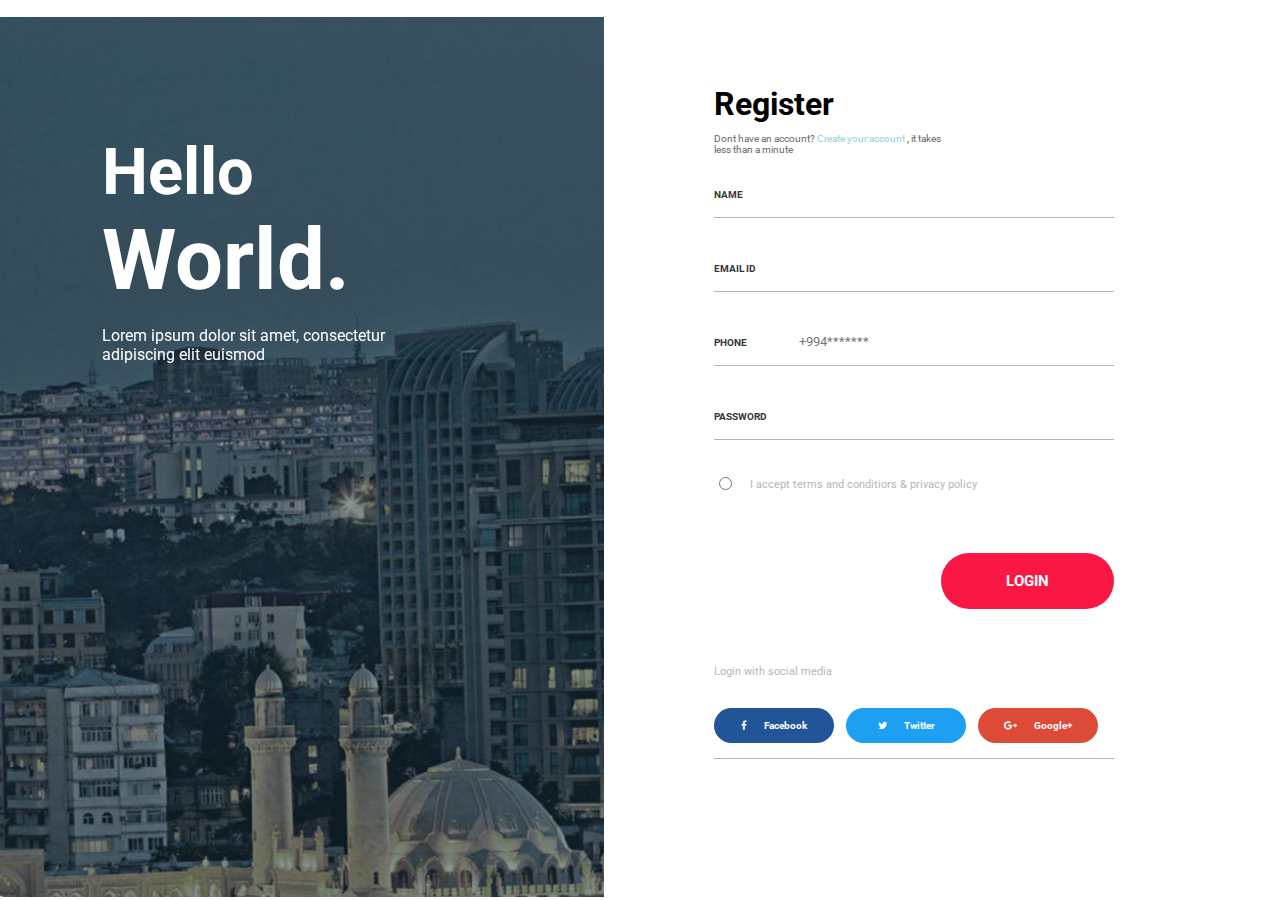
<file: index.html>
<!DOCTYPE html>
<html lang="en">
<head>
	<meta charset="UTF-8">
	<title>Login</title>
	<link rel="stylesheet" href="main.css">
  <link rel="stylesheet" href="font-awesome-4.7.0/css/font-awesome.min.css"></link>
</head>
<body>
    <div class="left-block">
       <span>Hello</span><br>
       <span id="w">World.</span>
       <p>Lorem ipsum dolor sit amet, consectetur adipiscing elit euismod</p>
    </div>

    <!-- Right-block -->


    <div class="right-block">
        <div class="register">
            <span id="r">Register</span>
            <p>Dont have an account? <span>Create your account </span>, it takes less than a minute</p>
        </div>
        <div id="name"><span>NAME</span><input type="text"></div><br>
        <div class="mail"><span>EMAIL ID</span><input type="text"></div><br>
        <div class="phone"><span>PHONE</span><input type="text" placeholder="+994*******"></div><br>
        <div class="password"><span>PASSWORD</span><input type="password"></div><br>
        <div id="accept-rules">
            <input type="radio" id="accept"><span><label for="accept" style="cursor:pointer;">I accept terms and conditiors & privacy policy</label></span>
        </div>
        <input type="button" value="LOGIN" id="login"><br>
        <span id="social">Login with social media</span>
        <div class="social-links">
            <a href="#"><i class="fa fa-facebook"></i>Facebook</a>
            <a href="#"><i class="fa fa-twitter"></i>Twitter</a>
            <a href="#"><i class="fa fa-google-plus"></i>Google+</a>
        </div>
    </div>
    <div class="clear"></div>
</body>
</html>
</file>
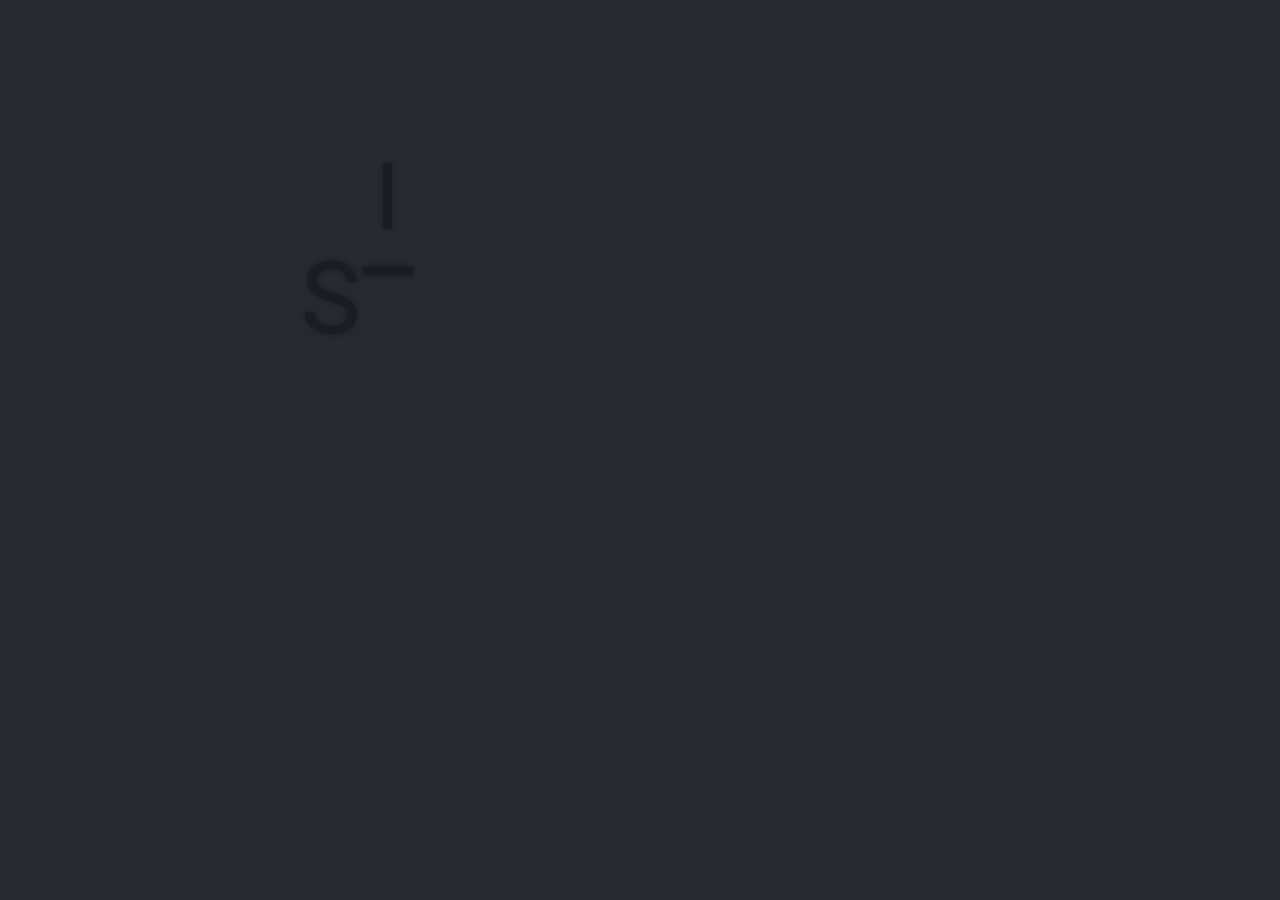
<file: studio.html>
<!DOCTYPE html>
<html lang="en">
<head>
	<meta charset="UTF-8">
	<title>Document</title>
	<link rel="stylesheet" href="rolex.css">
</head>
<body>
<div class="block1">
        <span class="b">Y</span>
		<div class="t">
		   <div class="ft"></div>
		   <div class="st"></div>
		</div>
		<span id="x">X</span> 
        <div class="d">
        	<div class="left"></div>
        	<div class="circle"></div>
        </div>
        <div class="i-letter"></div>
        <div class="ball"></div>
</div>
<script>
  function first()
  {
    var a=document.getElementsByTagName('span');
	a[0].innerHTML="S";
  }
  setTimeout(first,500);
   function second()
  {
    var a=document.getElementsByTagName('span');
    a[1].style.opacity="1";
	a[1].innerHTML="U";
  }
  setTimeout(second,3000);
    function secondc()
  {
    var a=document.getElementsByClassName('left');
    a[0].style.opacity="1";
  }
  setTimeout(secondc,3900);
   function secondci()
  {
    var a=document.getElementsByClassName('circle');
    a[0].style.opacity="1";
  }
  setTimeout(secondci,5400);
   function secondcin()
  {
    var a=document.getElementsByClassName('i-letter');
    a[0].style.opacity="1";
  }
  setTimeout(secondcin,4200);
    function secondcini()
  {
    var a=document.getElementsByClassName('ball');
    a[0].style.opacity="1";
  }
  setTimeout(secondcini,4800);
</script>
</body>
</html>
</file>
<file: main.css>
@import url('https://fonts.googleapis.com/css?family=Roboto');
*
{
	font-family: 'Roboto', sans-serif;
	-webkit-font-smoothing :antialiased;
}
body
{
	margin:0;
	padding:0;
	background-image: url('images/az.png');
	background-repeat: no-repeat;
    background-position: -10px 90%;
    background-size: 48%;
    background-attachment: fixed;
}


/*Styles for left-block*/


.left-block span
{
	font-weight: bold;
}
.left-block>span:first-child
{
	font-size:65px;
}
#w
{
	font-size:85px;
}
.left-block
{
	margin-left:8%;
	margin-top:134px;
	width:25%;
	color:white;
	float: left;
	position: fixed;
}


/*Styles for right-block*/


.right-block
{
	width:52%;
	float:right;
}
.right-block
{
	color:#666666;
	font-size: 10px;
}
#r
{
	color:black;
	font-size: 32px;
	font-weight: bold;
}


/*Styles for registration */


.right-block .register p span
{
	color:#8ed2da;
}
.register
{
	width:35%;
	margin-left:100px;
	margin-top: 85px;
}
.register~div
{
	color:#373634;
	font-size: 10px;
	font-weight: bold;
	padding-bottom:15px; 
	margin:4.5% 0 0 100px;
	border-bottom:1px solid #b5b5b5;
	width:60%;
}
.register~div input
{
	outline:none;
	border:none;
}
.password input
{
	margin-left:30px;
}
.phone input
{
	margin-left:50px;
}
.mail input
{
	margin-left:42px;
}
#name input
{
	margin-left:54px;
}
#accept-rules
{
	border:none;
	padding:none;
	color:#b5b5b5;
	font-weight: normal;
	font-size: 11px;
	margin-top: 23px;
	position:relative;
}
#accept-rules span
{
	margin-left:15px;
	position:absolute;
	top:4px;
}
#login
{
	color:white;
	font-size: 15px;
	font-weight: bold;
	padding:19px 65px;
	background-color: #fa1744;
	border:none;
	margin-top:45px;
	margin-left: 49%;
	outline:none;
	cursor:pointer;
	border-radius:35px;
	transition:box-shadow .3s,transform .3s;
}
#login:hover
{
	box-shadow: 0 0 46px 13px #fee0e6;
	transform: scale(1.05);
	transition: .3s ease;
}
#social
{
	display: block;
	margin-left: 100px;
	margin-top: 56px;
	color:#b5b5b5;
	font-weight: normal;
	font-size: 11px;
}
.social-links a
{
	text-decoration: none;
	display: inline-block;
	color:#fff;
	font-size: 10px;
	padding:12px 0;
	width:30%;
	text-align: center;
	border-radius:50px;
	margin-right: 2.5%;
}
.social-links a:first-child 
{
	background-color: #225498;
}
.social-links a:nth-child(2)
{
	background-color: #1da0f1;
}
.social-links a:last-child 
{
	background-color: #dd4b38;
}
.social-links a i 
{
	margin-right:17px;
}
.clear
{
	clear: both;
}
</file>
<file: rolex.css>
@import url('https://fonts.googleapis.com/css?family=Roboto');
*
{
  font-family: 'Roboto', sans-serif;
}
body
{
  background-color: #272C34;
}
.block1
{
  width:70%;
  height:400px;
  margin:100px auto;
}
span:first-child
{
  display: block;
  width:100px;
  height:100px;
  font-size: 100px;
  text-align: center;
  animation: first 1s ease;
  color: #1A1E24;
  text-shadow: 0px 0px 6px #1A1E24;
  top:140px;
  left:280px;
  position: absolute;
  margin-top: 100px;
}
.t
{
  position:relative;
  top:160px;
  left:165px;
  width: 100px;
  height:100px;
}
.ft
{
  width:9px;
  height:66px;
  background-color: #1A1E24;
  box-shadow: 0px 0px 6px #1A1E24;
  position:absolute;
  top:2px;
  left:20px;
  animation: fadeIn 1s both;
  animation-delay: 2.1s;
  transform: translate(0, -150%);
}
.st
{
  width:50px;
  height:9px;
  box-shadow: 0px 0px 6px #1A1E24;
  position:absolute;
  background-color: #1A1E24;
  animation: fadeIn 1.4s both;
  animation-delay: 1.2s;
  transform: translate(0, 70%);
}
#x
{
  display: block;
  width:100px;
  height:100px;
  font-size: 100px;
  text-align: center;
  animation: two 1.4s ease;
  animation-delay: 2.3s;
  color: #1A1E24;
  text-shadow: 0px 0px 6px #1A1E24;
  top:140px;
  left:426px;
  position: absolute;
  margin-top: 100px;
  opacity:0;
}
.d
{
  position: relative;
  top:170px;
  left:300px;
  width:100px;
  height: 100px;
  box-sizing: border-box;
}
.left
{
  width:9px;
  height:80px;
  background-color: #1A1E24;
  box-shadow: 0px 0px 6px #1A1E24;
  position:absolute;
  top:2px;
  left:20px;
  transform: translate(0, -150%);
  animation: fadeInc 1.4s ease;
  animation-delay: 2.5s;
  opacity: 0;
}
.circle
{
  width:80px;
  height:80px;
  position:absolute;
  top:-148px;
  left:20px;
  border-radius:50%;
  border-width:9px;
  border-style: solid;
  border-color: #1A1E24 #1A1E24 transparent transparent;
  animation: kruq 2.4s ease-in-out;
  animation-delay: 3s;
  transform-origin:0 0;
  transform: rotate(42deg); 
  opacity:0;
}
.i-letter
{
  width:9px;
  height:80px;
  background-color: #1A1E24;
  box-shadow: 0px 0px 6px #1A1E24;
  position:absolute;
  top:245px;
  left:610px;
  animation: letter 1s ease-in-out;
  animation-delay: 3.2s;
  opacity: 0;
}
.ball
{
  width:80px;
  height:80px;
  background-color: #1A1E24;
  position:absolute;
  top:250px;
  left:630px;
  border-radius:50%;
  animation:ball 1.4s cubic-bezier(.6,0.08,0.8,.6);
  animation-delay: 3.4s;
  opacity:0;
}
@keyframes first
{
  from{transform-origin: 50% 50%;transform: rotate(0); }
  to{transform-origin: 50% 50%;transform: rotate(1080deg); }
}
@keyframes two
{
  from{transform-origin: 50% 50%;transform: rotateY(0);opacity:0; }
  to{transform-origin: 50% 50%;transform: rotateY(1080deg); opacity:1;}
}
@keyframes fadeIn {
  0% {
    opacity: 0;
  }
  100% {
    opacity: 1;
    transform: translate(0, 0);
  }
}
@keyframes fadeInc {
  from{
    opacity: 0;transform: translate(0,0);
  }
  to {
    opacity: 1;
    transform: translate(0, -150%);
  }
}
@keyframes kruq
{
  0%{
    opacity:1;transform-origin:0 0;transform: rotate(-150deg);
  }
  20%{
    opacity:1;transform-origin:0 0;transform:rotate(42deg); 
  }
  40%
  {
    opacity:1;transform-origin:0 0;transform:rotate(30deg); 
  }
  60%
  {
    opacity:1;transform-origin:0 0;transform:rotate(42deg); 
  }
  80%
  {
    opacity:1;transform-origin:0 0;transform:rotate(35deg); 
  }
  100%
  {
    opacity:1;transform-origin:0 0;transform:rotate(42deg); 
  }
}
@keyframes letter{
  from{opacity:0;}
  to{opacity:1;
  }
}
@keyframes ball
{
  0%{
    opacity:1;transform: translate(0,-150%);  }
    20%
    {
      opacity:1;transform: translate(0,0);
    }
     40%
    {
      opacity:1;transform: translate(0,-40%);
    }
     60%
    {
      opacity:1;transform: translate(0,0);
    }
     80%
    {
      opacity:1;transform: translate(0,-20%);
    }
     100%
    {
      opacity:1;transform: translate(0,0);
    }
}
</file>
